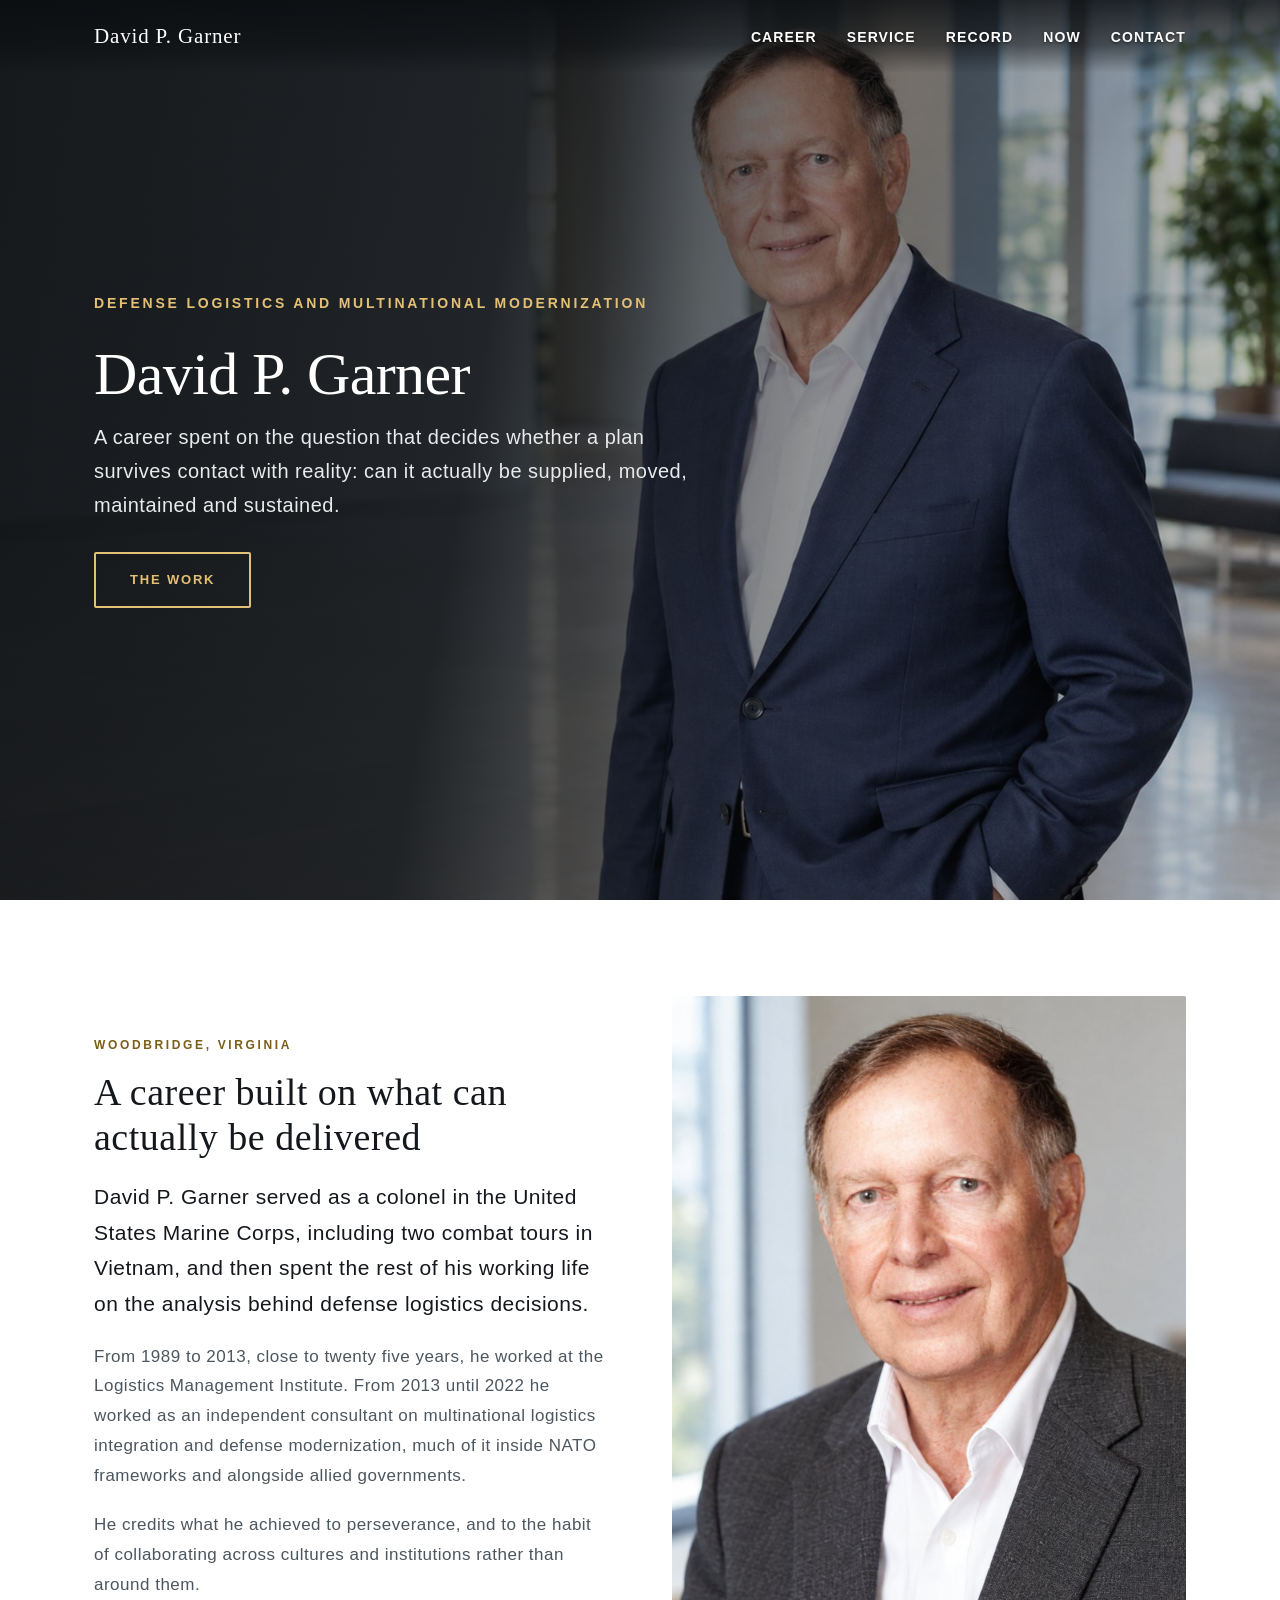
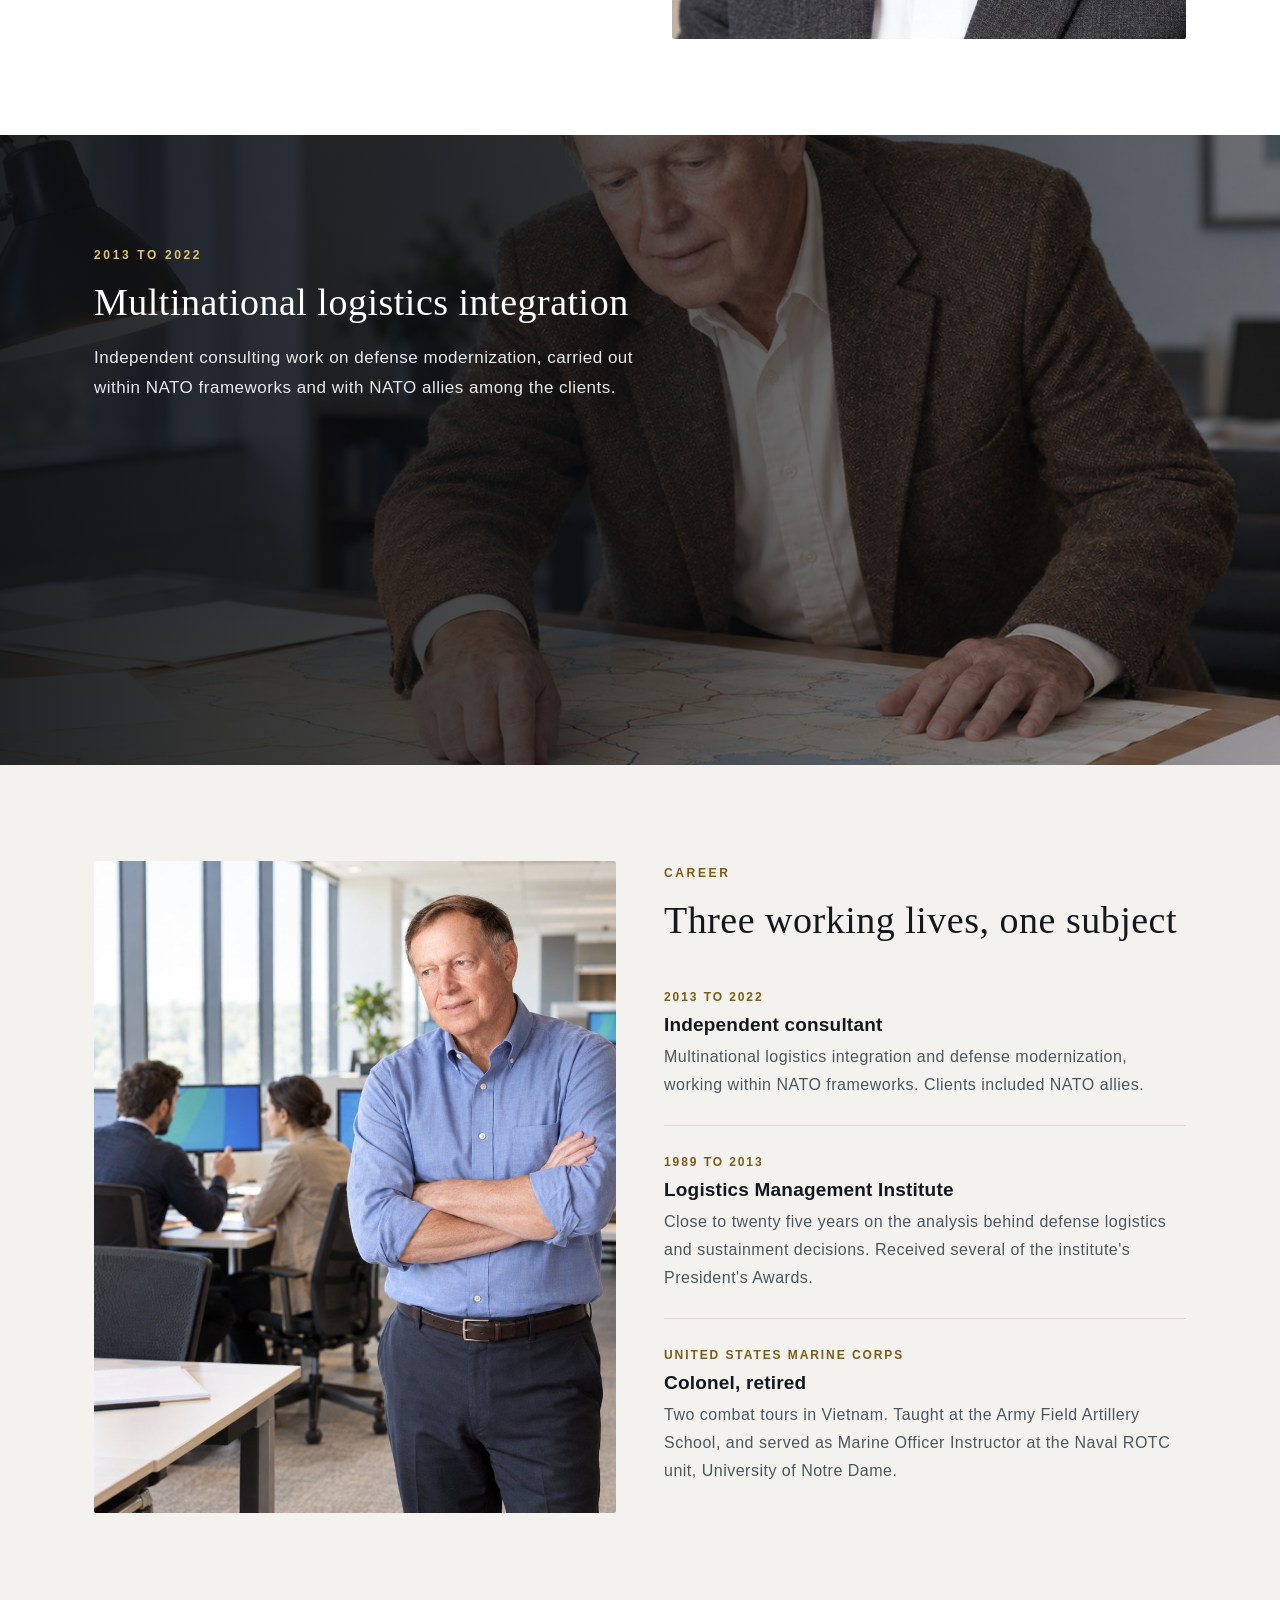
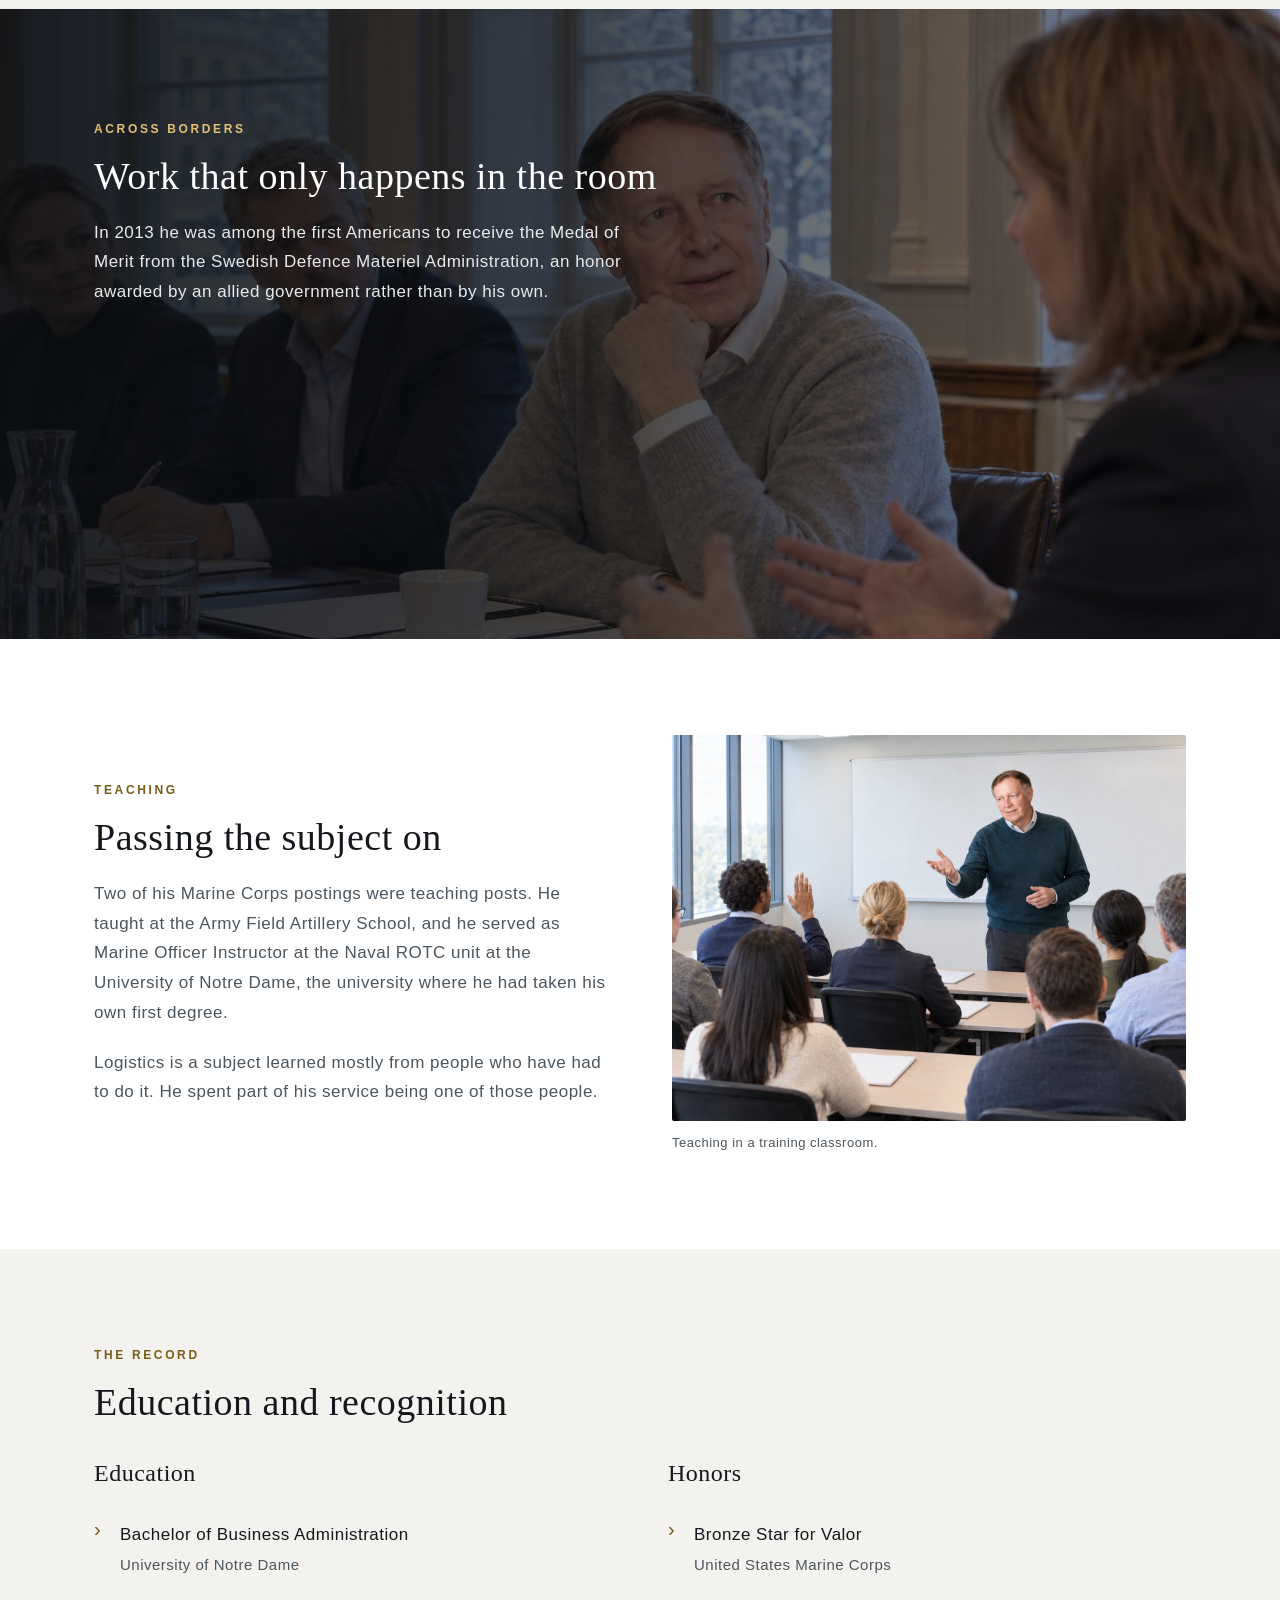
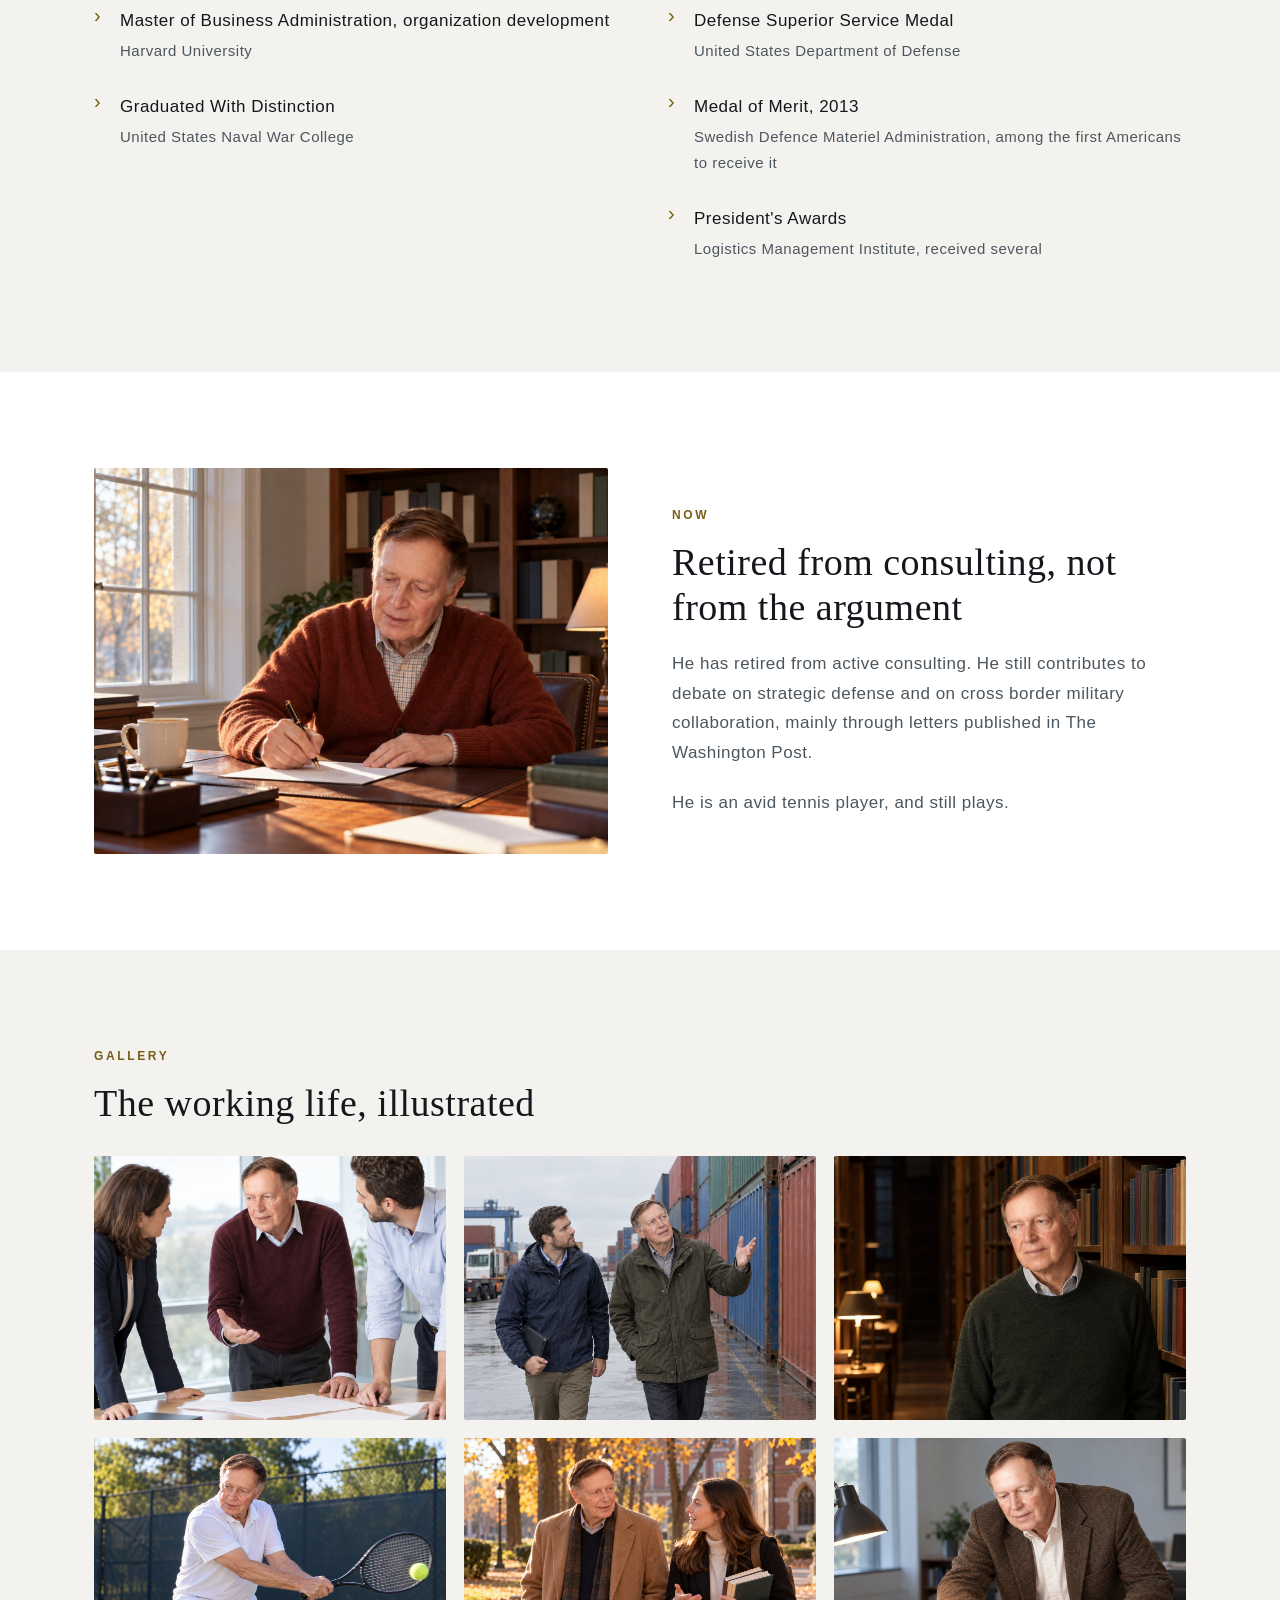
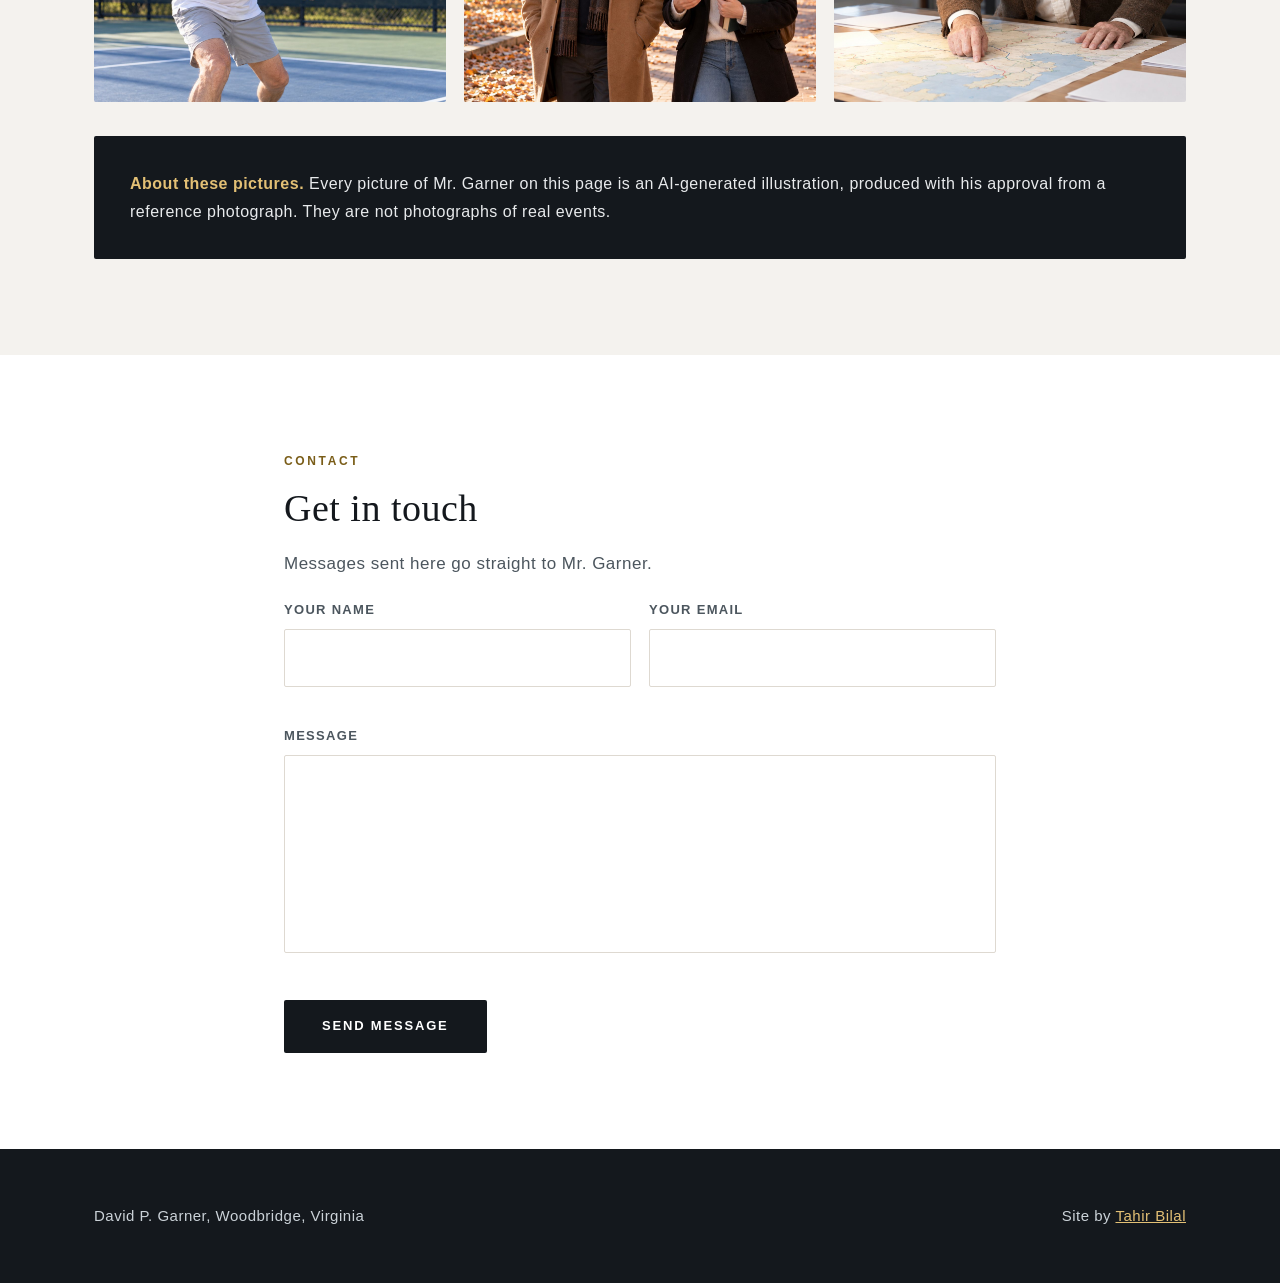
<file: index.html>
<!DOCTYPE html>
<html lang="en">
<head>
<meta charset="utf-8">
<meta name="viewport" content="width=device-width, initial-scale=1, shrink-to-fit=no">
<title>David P. Garner | Defense Logistics and Multinational Modernization</title>
<meta name="description" content="David P. Garner, retired United States Marine Corps colonel, spent his civilian career in defense logistics analysis at the Logistics Management Institute and then as an independent consultant on multinational logistics integration with NATO partners.">
<!-- STAGING ONLY. Remove this robots line and delete robots.txt when the site moves to his own domain. -->
<meta name="robots" content="noindex, nofollow">
<link rel="icon" href="img/favicon.ico" sizes="any">
<link rel="icon" href="img/icon-512.png" type="image/png">
<link rel="stylesheet" href="vendor/css/bundle.min.css">
<link rel="stylesheet" href="css/site.css">
</head>
<body>

<nav class="dg-nav" id="dgNav">
  <div class="dg-wrap">
    <a class="dg-mark" href="#top">David P. Garner</a>
    <button class="dg-burger" id="dgBurger" aria-label="Menu" aria-expanded="false" aria-controls="dgLinks"><span></span><span></span><span></span></button>
    <ul class="dg-links" id="dgLinks">
      <li><a href="#career">Career</a></li>
      <li><a href="#service">Service</a></li>
      <li><a href="#record">Record</a></li>
      <li><a href="#now">Now</a></li>
      <li><a href="#contact">Contact</a></li>
    </ul>
  </div>
</nav>

<header class="dg-hero" id="top">
  <div class="dg-hero-img" role="img" aria-label="David P. Garner standing in an office atrium"></div>
  <div class="dg-hero-scrim"></div>
  <div class="dg-wrap">
    <div class="dg-hero-copy wow fadeInUp" data-wow-duration="1s">
      <p class="dg-role">Defense logistics and multinational modernization</p>
      <h1>David P. Garner</h1>
      <p>A career spent on the question that decides whether a plan survives contact with reality: can it actually be supplied, moved, maintained and sustained.</p>
      <a class="dg-btn" href="#career">The work</a>
    </div>
  </div>
</header>

<section class="dg-sec" id="about">
  <div class="dg-wrap">
    <div class="dg-split">
      <div class="wow fadeInLeft">
        <p class="dg-eyebrow">Woodbridge, Virginia</p>
        <h2>A career built on what can actually be delivered</h2>
        <p class="dg-lead">David P. Garner served as a colonel in the United States Marine Corps, including two combat tours in Vietnam, and then spent the rest of his working life on the analysis behind defense logistics decisions.</p>
        <p class="dg-muted">From 1989 to 2013, close to twenty five years, he worked at the Logistics Management Institute. From 2013 until 2022 he worked as an independent consultant on multinational logistics integration and defense modernization, much of it inside NATO frameworks and alongside allied governments.</p>
        <p class="dg-muted">He credits what he achieved to perseverance, and to the habit of collaborating across cultures and institutions rather than around them.</p>
      </div>
      <div class="dg-figure wow fadeInRight">
        <img src="img/portrait.jpg" alt="Portrait of David P. Garner" width="900" height="1125">
      </div>
    </div>
  </div>
</section>

<section class="dg-band">
  <div class="dg-band-img" style="background-image:url(img/map.jpg)" role="img" aria-label="David P. Garner studying a route map spread across a working table"></div>
  <div class="dg-band-scrim"></div>
  <div class="dg-wrap">
    <p class="dg-eyebrow on-dark">2013 to 2022</p>
    <h2>Multinational logistics integration</h2>
    <p>Independent consulting work on defense modernization, carried out within NATO frameworks and with NATO allies among the clients.</p>
  </div>
</section>

<section class="dg-sec dg-sec-paper" id="career">
  <div class="dg-wrap">
    <div class="dg-split dg-tight">
      <div class="dg-figure">
        <img src="img/office.jpg" alt="David P. Garner in an analysis office" width="900" height="1125">
      </div>
      <div>
        <p class="dg-eyebrow">Career</p>
        <h2>Three working lives, one subject</h2>
        <ul class="dg-record">
          <li>
            <p class="dg-when">2013 to 2022</p>
            <h4>Independent consultant</h4>
            <p>Multinational logistics integration and defense modernization, working within NATO frameworks. Clients included NATO allies.</p>
          </li>
          <li>
            <p class="dg-when">1989 to 2013</p>
            <h4>Logistics Management Institute</h4>
            <p>Close to twenty five years on the analysis behind defense logistics and sustainment decisions. Received several of the institute's President's Awards.</p>
          </li>
          <li>
            <p class="dg-when">United States Marine Corps</p>
            <h4>Colonel, retired</h4>
            <p>Two combat tours in Vietnam. Taught at the Army Field Artillery School, and served as Marine Officer Instructor at the Naval ROTC unit, University of Notre Dame.</p>
          </li>
        </ul>
      </div>
    </div>
  </div>
</section>

<section class="dg-band">
  <div class="dg-band-img" style="background-image:url(img/winter.jpg)" role="img" aria-label="David P. Garner at a working session with counterparts in a northern European room in winter"></div>
  <div class="dg-band-scrim"></div>
  <div class="dg-wrap">
    <p class="dg-eyebrow on-dark">Across borders</p>
    <h2>Work that only happens in the room</h2>
    <p>In 2013 he was among the first Americans to receive the Medal of Merit from the Swedish Defence Materiel Administration, an honor awarded by an allied government rather than by his own.</p>
  </div>
</section>

<section class="dg-sec" id="service">
  <div class="dg-wrap">
    <div class="dg-split">
      <div>
        <p class="dg-eyebrow">Teaching</p>
        <h2>Passing the subject on</h2>
        <p class="dg-muted">Two of his Marine Corps postings were teaching posts. He taught at the Army Field Artillery School, and he served as Marine Officer Instructor at the Naval ROTC unit at the University of Notre Dame, the university where he had taken his own first degree.</p>
        <p class="dg-muted">Logistics is a subject learned mostly from people who have had to do it. He spent part of his service being one of those people.</p>
      </div>
      <div class="dg-figure">
        <img src="img/class.jpg" alt="David P. Garner teaching a small class of adults" width="1400" height="1050">
        <p class="dg-cap">Teaching in a training classroom.</p>
      </div>
    </div>
  </div>
</section>

<section class="dg-sec dg-sec-paper" id="record">
  <div class="dg-wrap">
    <p class="dg-eyebrow">The record</p>
    <h2>Education and recognition</h2>
    <div class="dg-cols" style="margin-top:34px">
      <div>
        <h3>Education</h3>
        <ul class="dg-plain">
          <li>Bachelor of Business Administration<span>University of Notre Dame</span></li>
          <li>Master of Business Administration, organization development<span>Harvard University</span></li>
          <li>Graduated With Distinction<span>United States Naval War College</span></li>
        </ul>
      </div>
      <div>
        <h3>Honors</h3>
        <ul class="dg-plain">
          <li>Bronze Star for Valor<span>United States Marine Corps</span></li>
          <li>Defense Superior Service Medal<span>United States Department of Defense</span></li>
          <li>Medal of Merit, 2013<span>Swedish Defence Materiel Administration, among the first Americans to receive it</span></li>
          <li>President's Awards<span>Logistics Management Institute, received several</span></li>
        </ul>
      </div>
    </div>
  </div>
</section>

<section class="dg-sec" id="now">
  <div class="dg-wrap">
    <div class="dg-split">
      <div class="dg-figure">
        <img src="img/writing.jpg" alt="David P. Garner writing at a desk at home" width="1400" height="1050">
      </div>
      <div>
        <p class="dg-eyebrow">Now</p>
        <h2>Retired from consulting, not from the argument</h2>
        <p class="dg-muted">He has retired from active consulting. He still contributes to debate on strategic defense and on cross border military collaboration, mainly through letters published in The Washington Post.</p>
        <p class="dg-muted">He is an avid tennis player, and still plays.</p>
      </div>
    </div>
  </div>
</section>

<section class="dg-sec dg-sec-paper" id="gallery">
  <div class="dg-wrap">
    <p class="dg-eyebrow">Gallery</p>
    <h2>The working life, illustrated</h2>
    <div class="dg-grid" style="margin-top:30px">
      <img src="img/meeting.jpg" alt="David P. Garner in conversation with two colleagues" width="1200" height="1000">
      <img src="img/port.jpg" alt="David P. Garner walking a container yard with a colleague" width="1400" height="1050">
      <img src="img/library-wide.jpg" alt="David P. Garner in a reading room in the evening" width="1400" height="1050">
      <img src="img/tennis.jpg" alt="David P. Garner playing tennis" width="1400" height="1050">
      <img src="img/campus.jpg" alt="David P. Garner walking a campus path with a student" width="1400" height="1050">
      <img src="img/map.jpg" alt="David P. Garner tracing a supply route across a map" width="1400" height="1050">
    </div>
    <div class="dg-disclosure" style="margin-top:34px">
      <strong>About these pictures.</strong> Every picture of Mr. Garner on this page is an AI-generated illustration, produced with his approval from a reference photograph. They are not photographs of real events.
    </div>
  </div>
</section>

<section class="dg-sec" id="contact">
  <div class="dg-narrow">
    <p class="dg-eyebrow">Contact</p>
    <h2>Get in touch</h2>
    <p class="dg-muted">Messages sent here go straight to Mr. Garner.</p>
    <form class="dg-form" action="https://formsubmit.co/dgarner3@verizon.net" method="POST">
      <input type="hidden" name="_subject" value="Message from your website">
      <input type="hidden" name="_captcha" value="false">
      <input type="hidden" name="_template" value="table">
      <input type="text" name="_honey" style="display:none" tabindex="-1" autocomplete="off">
      <input type="hidden" name="_next" value="https://ranatahirbilal.github.io/david-garner/thanks.html">
      <div class="dg-row2">
        <div>
          <label for="dgName">Your name</label>
          <input id="dgName" name="name" type="text" required autocomplete="name">
        </div>
        <div>
          <label for="dgEmail">Your email</label>
          <input id="dgEmail" name="email" type="email" required autocomplete="email">
        </div>
      </div>
      <div>
        <label for="dgMsg">Message</label>
        <textarea id="dgMsg" name="message" rows="6" required></textarea>
      </div>
      <button type="submit">Send message</button>
    </form>
  </div>
</section>

<footer class="dg-foot">
  <div class="dg-wrap">
    <p style="margin:0">David P. Garner, Woodbridge, Virginia</p>
    <p style="margin:0">Site by <a href="https://ranatahirbilal.com" rel="noopener" target="_blank">Tahir Bilal</a></p>
  </div>
</footer>

<script src="vendor/js/wow.min.js"></script>
<script src="js/site.js"></script>
</body>
</html>
</file>
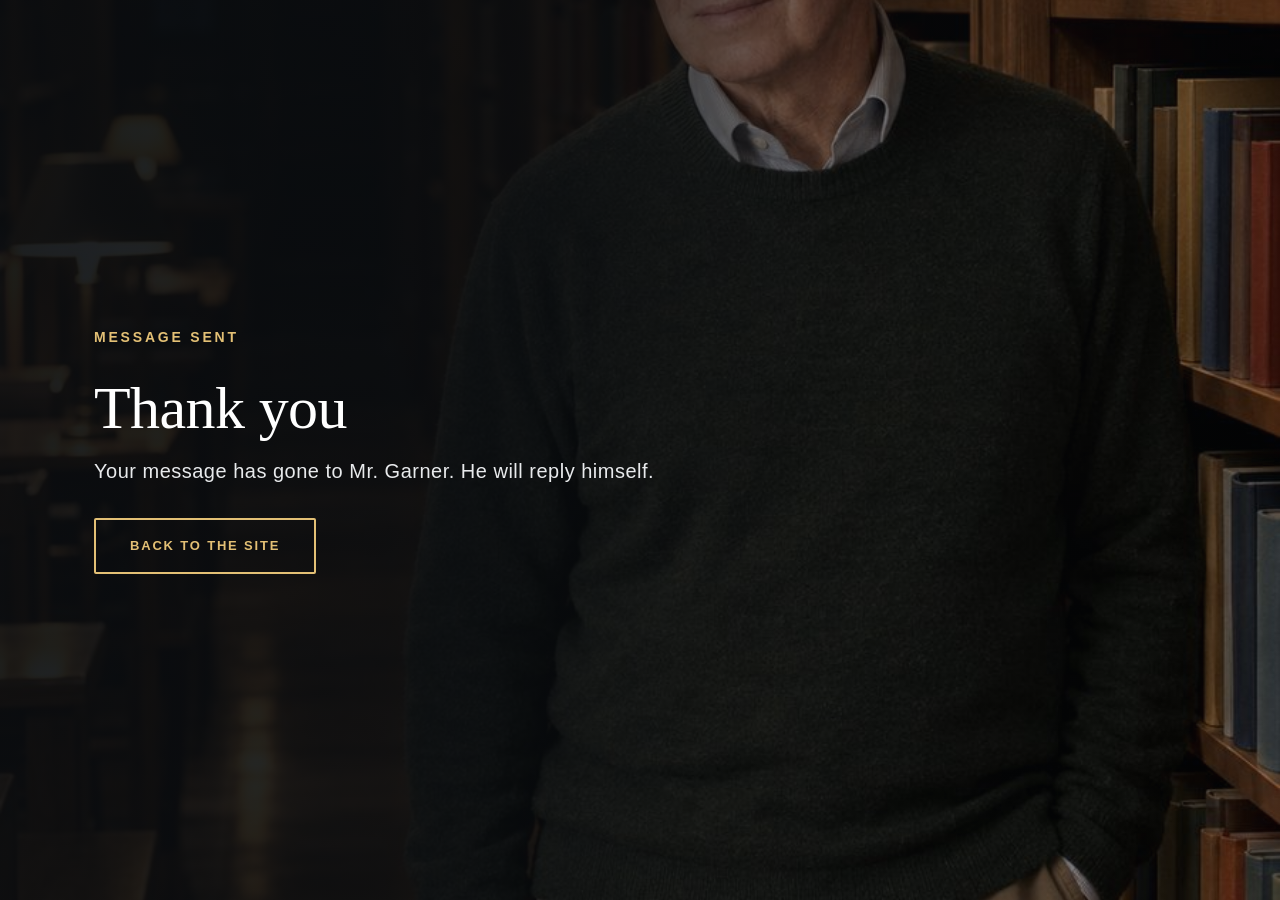
<file: thanks.html>
<!DOCTYPE html>
<html lang="en">
<head>
<meta charset="utf-8">
<meta name="viewport" content="width=device-width, initial-scale=1">
<title>Thank you | David P. Garner</title>
<meta name="robots" content="noindex, nofollow">
<link rel="icon" href="img/favicon.ico" sizes="any">
<link rel="stylesheet" href="vendor/css/bundle.min.css">
<link rel="stylesheet" href="css/site.css">
</head>
<body>
<section class="dg-hero" style="min-height:100vh">
  <div class="dg-hero-img" style="background-image:url(img/library.jpg)"></div>
  <div class="dg-hero-scrim"></div>
  <div class="dg-wrap">
    <div class="dg-hero-copy">
      <p class="dg-role">Message sent</p>
      <h1>Thank you</h1>
      <p>Your message has gone to Mr. Garner. He will reply himself.</p>
      <a class="dg-btn" href="index.html">Back to the site</a>
    </div>
  </div>
</section>
</body>
</html>
</file>
<file: css/site.css>
/* David P. Garner. Site stylesheet. Loaded after the demo bundle so it wins the cascade.
   Contrast ratios measured against the backgrounds they are actually used on. */

:root{
  --dg-ink:#14181D;        /* 17.82 on white, 15.94 on paper */
  --dg-muted:#4C565E;      /*  7.50 on white,  6.71 on paper */
  --dg-paper:#F4F2EE;
  --dg-line:#DED9D1;
  --dg-acc:#C9A24A;        /* rules and 24px+ figures only */
  --dg-acc-ink:#7A5D18;    /* small text on light */
  --dg-acc-lift:#E3C075;   /* 10.24 on ink, small text on dark */
  --dg-serif:Georgia,"Times New Roman",serif;
  --dg-sans:"Helvetica Neue",Helvetica,Arial,sans-serif;
}

html{scroll-behavior:smooth}
body{
  margin:0;background:#fff;color:var(--dg-ink);
  font-family:var(--dg-sans);font-size:17px;line-height:1.75;
  -webkit-font-smoothing:antialiased;overflow-x:hidden;
}
img{max-width:100%;height:auto;display:block}
a{color:var(--dg-acc-ink)}
a:hover{color:var(--dg-ink)}

.dg-wrap{max-width:1140px;margin:0 auto;padding:0 24px}
.dg-narrow{max-width:760px;margin:0 auto;padding:0 24px}
.dg-sec{padding:96px 0}
.dg-sec-paper{background:var(--dg-paper)}

.dg-eyebrow{
  font-size:12px;letter-spacing:.22em;text-transform:uppercase;
  color:var(--dg-acc-ink);font-weight:700;margin:0 0 14px;
}
.dg-eyebrow.on-dark{color:var(--dg-acc-lift)}

h1,h2,h3,h4{font-family:var(--dg-serif);font-weight:400;color:var(--dg-ink);margin:0 0 18px;line-height:1.2}
h1{font-size:60px;letter-spacing:-.01em}
h2{font-size:38px}
h3{font-size:24px}
h4{font-size:19px;font-family:var(--dg-sans);font-weight:700;letter-spacing:.01em}
p{margin:0 0 20px}
.dg-lead{font-size:21px;line-height:1.7;color:var(--dg-ink)}
.dg-muted{color:var(--dg-muted)}

/* Navigation. Written fresh, fixed to the top, because the demo pins its bar
   to the foot of the hero with bottom-nav. */
.dg-nav{
  position:fixed;top:0;left:0;right:0;z-index:1000;
  padding:18px 0;transition:background .25s ease,padding .25s ease,box-shadow .25s ease;
  /* The hero photograph is bright on the right, where the links sit, so white
     links measured as low as 2.56:1 against it. This band guarantees the
     ground under the links regardless of what the picture does. */
  background:linear-gradient(180deg,rgba(10,13,16,.82) 0%,rgba(10,13,16,.52) 62%,rgba(10,13,16,0) 100%);
}
.dg-nav .dg-wrap{display:flex;align-items:center;justify-content:space-between}
.dg-mark{font-family:var(--dg-serif);font-size:21px;color:#fff;text-decoration:none;letter-spacing:.04em}
.dg-nav.dg-stuck{background:#fff;background-image:none;padding:12px 0;box-shadow:0 1px 0 var(--dg-line)}
.dg-nav.dg-stuck .dg-mark{color:var(--dg-ink)}
.dg-links{display:flex;gap:30px;list-style:none;margin:0;padding:0}
.dg-links a{
  color:#fff;text-decoration:none;font-size:14px;letter-spacing:.08em;
  text-transform:uppercase;font-weight:600;text-shadow:0 1px 3px rgba(0,0,0,.6);
}
.dg-nav.dg-stuck .dg-links a{color:var(--dg-ink);text-shadow:none}
.dg-links a:hover{color:var(--dg-acc-lift)}
.dg-nav.dg-stuck .dg-links a:hover{color:var(--dg-acc-ink)}
.dg-burger{display:none;background:none;border:0;padding:10px;cursor:pointer}
.dg-burger span{display:block;width:26px;height:2px;background:#fff;margin:5px 0}
.dg-nav.dg-stuck .dg-burger span{background:var(--dg-ink)}

/* Hero. The demo's center-block makes the section a flex box, which shrinks a
   full bleed band to content width, so this is built from scratch instead. */
.dg-hero{position:relative;min-height:100vh;display:flex;align-items:center;background:var(--dg-ink)}
.dg-hero-img{position:absolute;inset:0;background:url(../img/hero.jpg) center right/cover no-repeat}
.dg-hero-scrim{
  position:absolute;inset:0;
  background:linear-gradient(100deg,rgba(10,13,16,.93) 0%,rgba(10,13,16,.88) 38%,rgba(10,13,16,.45) 62%,rgba(10,13,16,.2) 100%);
}
.dg-hero .dg-wrap{position:relative;z-index:2;width:100%}
.dg-hero-copy{max-width:600px}
.dg-hero h1{color:#fff;margin-bottom:10px}
.dg-hero .dg-role{
  color:var(--dg-acc-lift);font-size:14px;letter-spacing:.2em;text-transform:uppercase;
  font-weight:700;margin:0 0 22px;
}
.dg-hero p{color:#E8EAEC;font-size:20px;line-height:1.7;margin-bottom:30px}
.dg-btn{
  display:inline-block;padding:15px 34px;border:2px solid var(--dg-acc-lift);
  color:var(--dg-acc-lift);text-decoration:none;font-size:13px;letter-spacing:.14em;
  text-transform:uppercase;font-weight:700;border-radius:2px;transition:all .2s ease;
}
.dg-btn:hover{background:var(--dg-acc-lift);color:var(--dg-ink)}
.dg-btn-dark{border-color:var(--dg-acc-ink);color:var(--dg-acc-ink)}
.dg-btn-dark:hover{background:var(--dg-acc-ink);color:#fff}

/* Two column blocks */
.dg-split{display:grid;grid-template-columns:1fr 1fr;gap:64px;align-items:center}
.dg-split.dg-tight{gap:48px}
.dg-figure{position:relative}
.dg-figure img{width:100%;border-radius:2px}
.dg-cap{font-size:13px;color:var(--dg-muted);margin:12px 0 0;line-height:1.55}

/* Full bleed bands. display:block forced, because .center-block in the demo
   sets display:flex and gutters the band. */
.dg-band{position:relative;display:block;min-height:70vh;overflow:hidden}
.dg-band-img{position:absolute;inset:0;background-size:cover;background-position:center}
.dg-band-scrim{position:absolute;inset:0;background:linear-gradient(90deg,rgba(10,13,16,.9) 0%,rgba(10,13,16,.72) 45%,rgba(10,13,16,.3) 100%)}
.dg-band .dg-wrap{position:relative;z-index:2;padding-top:110px;padding-bottom:110px}
.dg-band h2,.dg-band p{color:#fff}
.dg-band p{max-width:560px;color:#E8EAEC}

/* Record lists */
.dg-record{list-style:none;margin:0;padding:0}
.dg-record li{padding:26px 0;border-top:1px solid var(--dg-line)}
.dg-record li:first-child{border-top:0}
.dg-record .dg-when{
  font-size:12px;letter-spacing:.16em;text-transform:uppercase;
  color:var(--dg-acc-ink);font-weight:700;margin:0 0 6px;
}
.dg-record h4{margin:0 0 6px}
.dg-record p{margin:0;color:var(--dg-muted);font-size:16px}

.dg-cols{display:grid;grid-template-columns:1fr 1fr;gap:56px}
.dg-plain{list-style:none;margin:0;padding:0}
.dg-plain li{padding:14px 0 14px 26px;position:relative;color:var(--dg-ink)}
.dg-plain li::before{
  content:"\203A";position:absolute;left:0;top:13px;
  color:var(--dg-acc-ink);font-size:20px;line-height:1;
}
.dg-plain li span{display:block;color:var(--dg-muted);font-size:15px;margin-top:2px}

/* Gallery */
.dg-grid{display:grid;grid-template-columns:repeat(3,1fr);gap:18px}
.dg-grid img{width:100%;aspect-ratio:4/3;object-fit:cover;border-radius:2px}

/* Disclosure */
.dg-disclosure{
  background:var(--dg-ink);color:#E8EAEC;padding:34px 36px;border-radius:2px;
  font-size:16px;line-height:1.7;
}
.dg-disclosure strong{color:var(--dg-acc-lift);font-weight:700}

/* Contact */
.dg-form{display:grid;gap:18px}
.dg-form label{font-size:13px;letter-spacing:.1em;text-transform:uppercase;font-weight:700;color:var(--dg-muted);display:block;margin-bottom:7px}
.dg-form input,.dg-form textarea{
  width:100%;padding:14px 16px;border:1px solid var(--dg-line);border-radius:2px;
  font-family:inherit;font-size:16px;color:var(--dg-ink);background:#fff;
}
.dg-form input:focus,.dg-form textarea:focus{outline:2px solid var(--dg-acc-ink);outline-offset:1px;border-color:var(--dg-acc-ink)}
.dg-form button{
  justify-self:start;padding:15px 38px;border:0;border-radius:2px;background:var(--dg-ink);color:#fff;
  font-size:13px;letter-spacing:.14em;text-transform:uppercase;font-weight:700;cursor:pointer;
}
.dg-form button:hover{background:var(--dg-acc-ink)}
.dg-row2{display:grid;grid-template-columns:1fr 1fr;gap:18px}

/* Footer */
.dg-foot{background:var(--dg-ink);color:#CBD2D8;padding:54px 0;font-size:15px}
.dg-foot a{color:var(--dg-acc-lift)}
.dg-foot .dg-wrap{display:flex;justify-content:space-between;align-items:center;gap:24px;flex-wrap:wrap}

@media(max-width:900px){
  body{font-size:16px}
  h1{font-size:40px}
  h2{font-size:30px}
  .dg-sec{padding:64px 0}
  .dg-split,.dg-cols,.dg-row2{grid-template-columns:1fr;gap:34px}
  .dg-grid{grid-template-columns:repeat(2,1fr)}
  .dg-links{display:none}
  .dg-links.dg-open{
    display:flex;flex-direction:column;gap:0;position:absolute;top:100%;left:0;right:0;
    background:#fff;padding:10px 24px 18px;box-shadow:0 10px 24px rgba(0,0,0,.16);
  }
  .dg-links.dg-open a{color:var(--dg-ink);text-shadow:none;padding:13px 0;display:block}
  .dg-burger{display:block}
  /* A left weighted gradient passes on desktop and fails on a phone, where the
     image fills the whole width, so narrow viewports get a heavier vertical scrim. */
  .dg-hero-scrim,.dg-band-scrim{background:linear-gradient(180deg,rgba(10,13,16,.78) 0%,rgba(10,13,16,.88) 100%)}
  .dg-hero{min-height:auto;padding:130px 0 80px}
  .dg-band{min-height:auto}
  .dg-band .dg-wrap{padding-top:72px;padding-bottom:72px}
}
@media(max-width:560px){
  .dg-grid{grid-template-columns:1fr}
  h1{font-size:33px}
}
</file>
